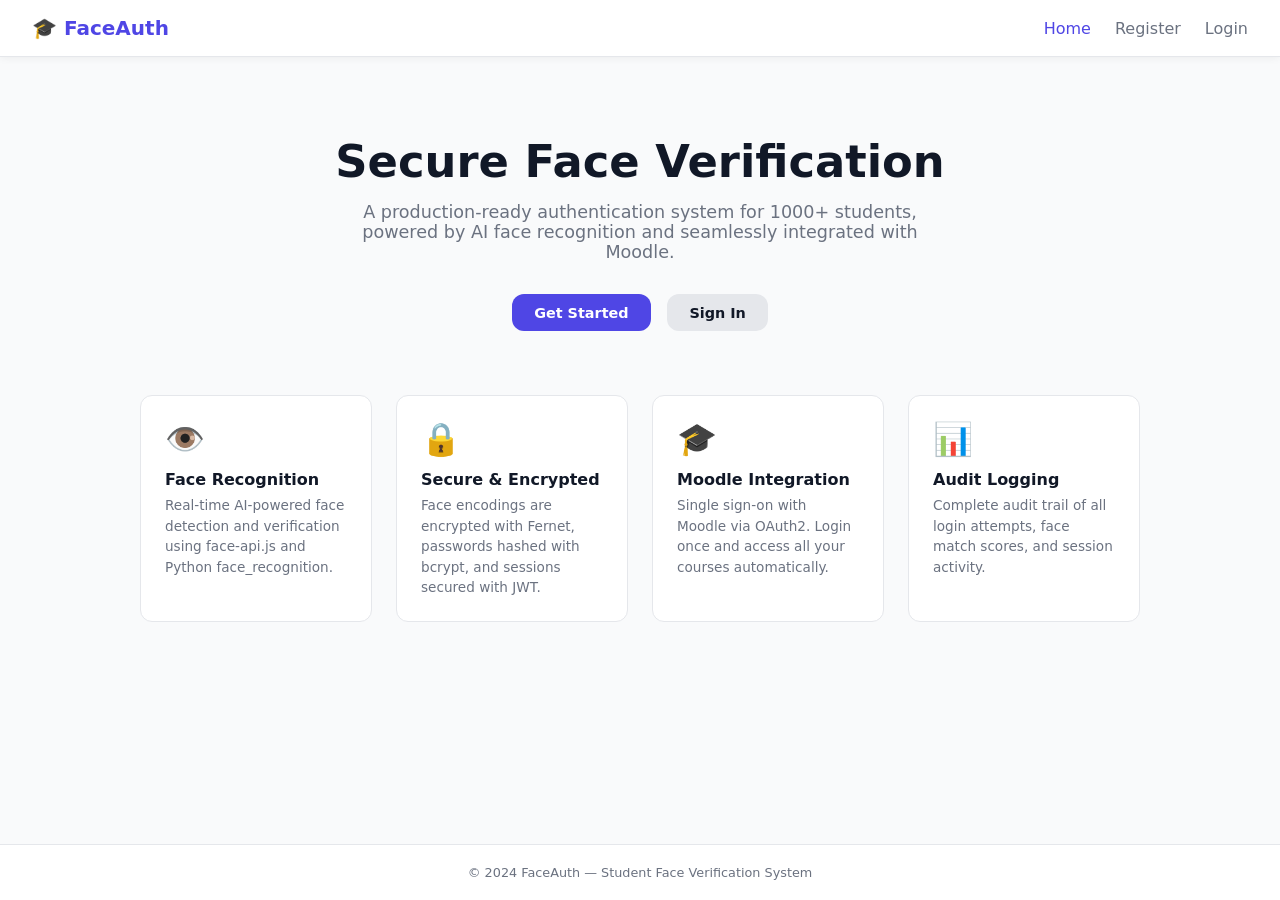
<file: frontend/index.html>
<!DOCTYPE html>
<html lang="en">
<head>
  <meta charset="UTF-8" />
  <meta name="viewport" content="width=device-width, initial-scale=1.0" />
  <title>Face Verification - Authentication System</title>
  <link rel="stylesheet" href="styles.css" />
</head>
<body>
  <nav class="navbar">
    <div class="nav-brand">🎓 FaceAuth</div>
    <ul class="nav-links">
      <li><a href="index.html" class="active">Home</a></li>
      <li><a href="register.html">Register</a></li>
      <li><a href="login.html">Login</a></li>
    </ul>
  </nav>

  <main class="hero">
    <div class="hero-content">
      <h1>Secure Face Verification</h1>
      <p class="hero-subtitle">A production-ready authentication system for 1000+ students, powered by AI face recognition and seamlessly integrated with Moodle.</p>
      <div class="hero-actions">
        <a href="register.html" class="btn btn-primary">Get Started</a>
        <a href="login.html" class="btn btn-secondary">Sign In</a>
      </div>
    </div>
    <div class="hero-features">
      <div class="feature-card">
        <span class="feature-icon">👁️</span>
        <h3>Face Recognition</h3>
        <p>Real-time AI-powered face detection and verification using face-api.js and Python face_recognition.</p>
      </div>
      <div class="feature-card">
        <span class="feature-icon">🔒</span>
        <h3>Secure &amp; Encrypted</h3>
        <p>Face encodings are encrypted with Fernet, passwords hashed with bcrypt, and sessions secured with JWT.</p>
      </div>
      <div class="feature-card">
        <span class="feature-icon">🎓</span>
        <h3>Moodle Integration</h3>
        <p>Single sign-on with Moodle via OAuth2. Login once and access all your courses automatically.</p>
      </div>
      <div class="feature-card">
        <span class="feature-icon">📊</span>
        <h3>Audit Logging</h3>
        <p>Complete audit trail of all login attempts, face match scores, and session activity.</p>
      </div>
    </div>
  </main>

  <footer class="footer">
    <p>&copy; 2024 FaceAuth — Student Face Verification System</p>
  </footer>
</body>
</html>
</file>
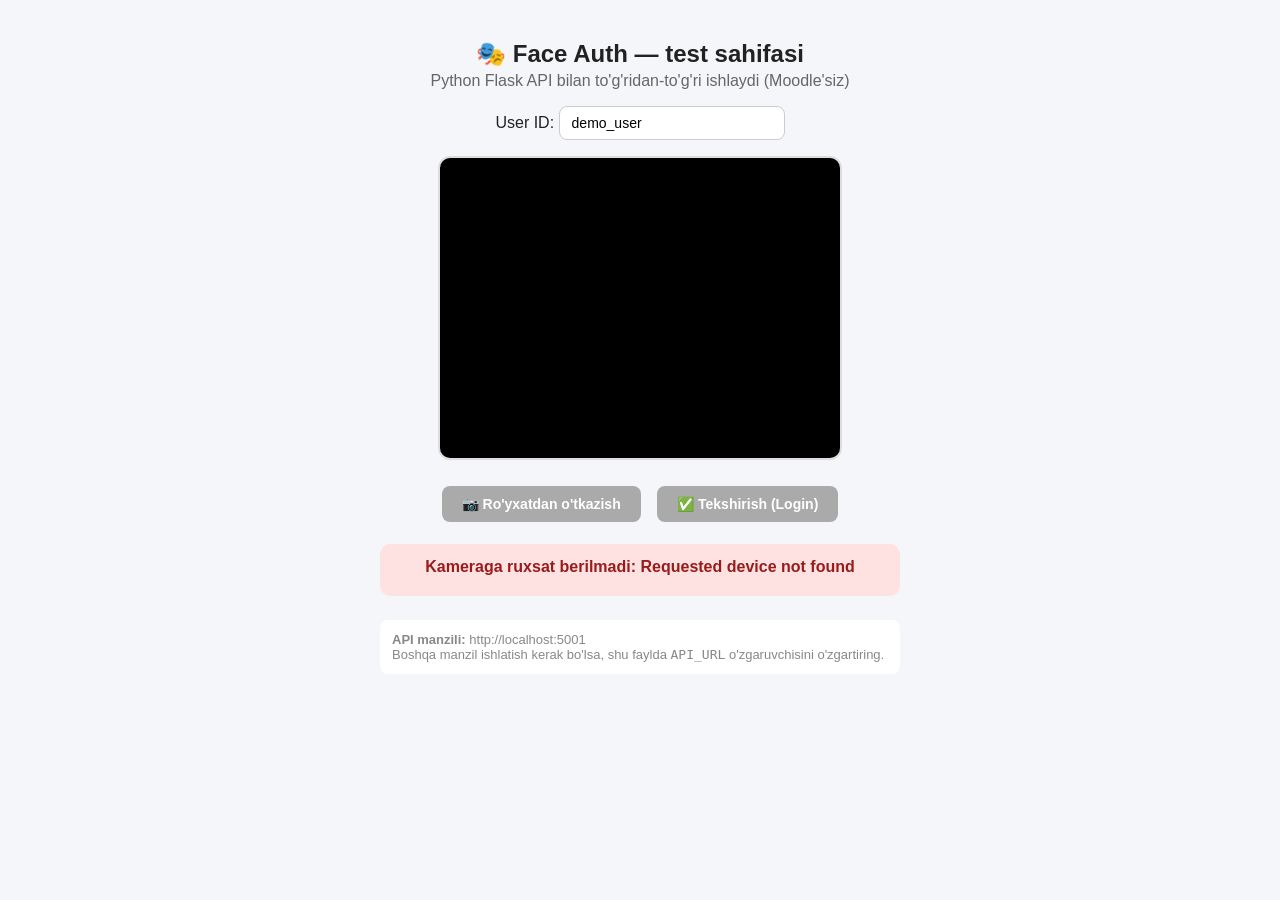
<file: test_webcam.html>
<!DOCTYPE html>
<html lang="uz">
<head>
<meta charset="UTF-8">
<title>Face Auth Test Sahifasi</title>
<style>
    body {
        font-family: -apple-system, Segoe UI, Arial, sans-serif;
        max-width: 520px;
        margin: 40px auto;
        text-align: center;
        background: #f5f6fa;
        color: #222;
    }
    h2 { margin-bottom: 4px; }
    p.subtitle { color: #666; margin-top: 0; }
    video, canvas {
        border-radius: 12px;
        border: 2px solid #ddd;
        background: #000;
    }
    .row { margin: 16px 0; }
    input[type=text] {
        padding: 8px 12px;
        border-radius: 8px;
        border: 1px solid #ccc;
        width: 200px;
        font-size: 14px;
    }
    button {
        padding: 10px 20px;
        margin: 6px;
        border-radius: 8px;
        border: none;
        font-size: 14px;
        cursor: pointer;
        font-weight: 600;
    }
    .btn-register { background: #2d7ef7; color: white; }
    .btn-verify { background: #16a34a; color: white; }
    .btn-register:disabled, .btn-verify:disabled { background: #aaa; cursor: not-allowed; }
    #result {
        margin-top: 16px;
        padding: 14px;
        border-radius: 10px;
        font-weight: 600;
        min-height: 24px;
    }
    .result-ok { background: #d1fae5; color: #065f46; }
    .result-fail { background: #fee2e2; color: #991b1b; }
    .result-neutral { background: #eee; color: #333; }
    .api-config {
        font-size: 13px;
        color: #888;
        margin-top: 24px;
        text-align: left;
        background: white;
        padding: 12px;
        border-radius: 8px;
    }
</style>
</head>
<body>

<h2>🎭 Face Auth — test sahifasi</h2>
<p class="subtitle">Python Flask API bilan to'g'ridan-to'g'ri ishlaydi (Moodle'siz)</p>

<div class="row">
    <label>User ID: </label>
    <input type="text" id="userId" value="demo_user" placeholder="masalan: demo_user">
</div>

<video id="video" width="400" height="300" autoplay playsinline muted></video>
<canvas id="canvas" width="400" height="300" style="display:none;"></canvas>

<div class="row">
    <button id="btnRegister" class="btn-register">📷 Ro'yxatdan o'tkazish</button>
    <button id="btnVerify" class="btn-verify">✅ Tekshirish (Login)</button>
</div>

<div id="result" class="result-neutral">Kamerani kutamiz...</div>

<div class="api-config">
    <b>API manzili:</b> <span id="apiUrlDisplay"></span><br>
    Boshqa manzil ishlatish kerak bo'lsa, shu faylda <code>API_URL</code> o'zgaruvchisini o'zgartiring.
</div>

<script>
// ============================================
// SOZLAMA: Flask API qayerda ishlayotgan bo'lsa shu yerga yozing
// ============================================
const API_URL = "http://localhost:5001";
document.getElementById("apiUrlDisplay").textContent = API_URL;

const video = document.getElementById("video");
const canvas = document.getElementById("canvas");
const resultBox = document.getElementById("result");
const btnRegister = document.getElementById("btnRegister");
const btnVerify = document.getElementById("btnVerify");

function setResult(text, type) {
    resultBox.textContent = text;
    resultBox.className = "result-" + type;
}

// Kamerani ochish
navigator.mediaDevices.getUserMedia({ video: { width: 400, height: 300 } })
    .then(stream => {
        video.srcObject = stream;
        setResult("Kamera tayyor. Tugmani bosing.", "neutral");
    })
    .catch(err => {
        setResult("Kameraga ruxsat berilmadi: " + err.message, "fail");
        btnRegister.disabled = true;
        btnVerify.disabled = true;
    });

function captureImage() {
    const ctx = canvas.getContext("2d");
    ctx.drawImage(video, 0, 0, 400, 300);
    return canvas.toDataURL("image/jpeg", 0.9);
}

async function callApi(endpoint, userId, image) {
    const resp = await fetch(`${API_URL}${endpoint}`, {
        method: "POST",
        headers: { "Content-Type": "application/json" },
        body: JSON.stringify({ user_id: userId, image: image })
    });
    return await resp.json();
}

btnRegister.addEventListener("click", async () => {
    const userId = document.getElementById("userId").value.trim();
    if (!userId) { setResult("User ID kiriting!", "fail"); return; }

    setResult("Yuborilmoqda...", "neutral");
    btnRegister.disabled = true;

    try {
        const image = captureImage();
        const data = await callApi("/register", userId, image);
        if (data.success) {
            setResult(`✅ ${data.message}`, "ok");
        } else {
            setResult(`❌ ${data.error}`, "fail");
        }
    } catch (e) {
        setResult("Server bilan bog'lanishda xato: " + e.message, "fail");
    } finally {
        btnRegister.disabled = false;
    }
});

btnVerify.addEventListener("click", async () => {
    const userId = document.getElementById("userId").value.trim();
    if (!userId) { setResult("User ID kiriting!", "fail"); return; }

    setResult("Tekshirilmoqda...", "neutral");
    btnVerify.disabled = true;

    try {
        const image = captureImage();
        const data = await callApi("/verify", userId, image);
        if (data.success && data.match) {
            setResult(`✅ Moslik topildi! Ishonch: ${(data.confidence * 100).toFixed(1)}%`, "ok");
        } else if (data.success && !data.match) {
            setResult(`❌ Moslik topilmadi. Ishonch: ${(data.confidence * 100).toFixed(1)}%`, "fail");
        } else {
            setResult(`❌ ${data.error}`, "fail");
        }
    } catch (e) {
        setResult("Server bilan bog'lanishda xato: " + e.message, "fail");
    } finally {
        btnVerify.disabled = false;
    }
});
</script>

</body>
</html>
</file>
<file: frontend/styles.css>
/* ══════════════════════════════════════════════════════
   FaceAuth - Global Styles
   ══════════════════════════════════════════════════════ */

*, *::before, *::after { box-sizing: border-box; margin: 0; padding: 0; }

:root {
  --primary:   #4f46e5;
  --primary-h: #4338ca;
  --secondary: #6b7280;
  --success:   #22c55e;
  --danger:    #ef4444;
  --warning:   #f59e0b;
  --bg:        #f9fafb;
  --surface:   #ffffff;
  --border:    #e5e7eb;
  --text:      #111827;
  --text-muted:#6b7280;
  --radius:    0.75rem;
  --shadow:    0 4px 24px rgba(0,0,0,.08);
  --transition:0.2s ease;
}

body {
  font-family: 'Inter', system-ui, -apple-system, sans-serif;
  background: var(--bg);
  color: var(--text);
  min-height: 100vh;
  display: flex;
  flex-direction: column;
}

/* ── Navbar ─────────────────────────────────────────── */
.navbar {
  display: flex;
  align-items: center;
  justify-content: space-between;
  padding: 1rem 2rem;
  background: var(--surface);
  border-bottom: 1px solid var(--border);
  position: sticky;
  top: 0;
  z-index: 100;
  box-shadow: 0 1px 8px rgba(0,0,0,.06);
}

.nav-brand {
  font-size: 1.25rem;
  font-weight: 700;
  color: var(--primary);
}

.nav-links {
  list-style: none;
  display: flex;
  gap: 1.5rem;
  align-items: center;
}

.nav-links a {
  text-decoration: none;
  color: var(--text-muted);
  font-weight: 500;
  transition: color var(--transition);
}

.nav-links a:hover,
.nav-links a.active { color: var(--primary); }

.nav-user { font-weight: 600; color: var(--text); }

/* ── Buttons ─────────────────────────────────────────── */
.btn {
  display: inline-flex;
  align-items: center;
  justify-content: center;
  gap: .4rem;
  padding: .65rem 1.4rem;
  border-radius: var(--radius);
  font-size: .9rem;
  font-weight: 600;
  cursor: pointer;
  border: none;
  transition: background var(--transition), transform var(--transition), box-shadow var(--transition);
  text-decoration: none;
}

.btn:active { transform: scale(.97); }

.btn-primary   { background: var(--primary); color: #fff; }
.btn-primary:hover { background: var(--primary-h); box-shadow: 0 4px 12px rgba(79,70,229,.35); }

.btn-secondary { background: var(--border); color: var(--text); }
.btn-secondary:hover { background: #d1d5db; }

.btn-full  { width: 100%; }
.btn-sm    { padding: .35rem .9rem; font-size: .8rem; }
.btn:disabled { opacity: .55; cursor: not-allowed; transform: none; box-shadow: none; }

/* ── Hero (index) ────────────────────────────────────── */
.hero {
  flex: 1;
  display: flex;
  flex-direction: column;
  align-items: center;
  padding: 5rem 2rem 3rem;
  text-align: center;
}

.hero-content h1 { font-size: 2.8rem; font-weight: 800; line-height: 1.1; margin-bottom: 1rem; }
.hero-subtitle    { font-size: 1.1rem; color: var(--text-muted); max-width: 560px; margin: 0 auto 2rem; }

.hero-actions { display: flex; gap: 1rem; justify-content: center; flex-wrap: wrap; margin-bottom: 4rem; }

.hero-features {
  display: grid;
  grid-template-columns: repeat(auto-fit, minmax(220px, 1fr));
  gap: 1.5rem;
  max-width: 1000px;
  width: 100%;
}

.feature-card {
  background: var(--surface);
  border: 1px solid var(--border);
  border-radius: var(--radius);
  padding: 1.5rem;
  text-align: left;
  transition: box-shadow var(--transition);
}

.feature-card:hover { box-shadow: var(--shadow); }
.feature-icon  { font-size: 2rem; display: block; margin-bottom: .75rem; }
.feature-card h3 { font-size: 1rem; margin-bottom: .4rem; }
.feature-card p  { font-size: .85rem; color: var(--text-muted); line-height: 1.5; }

/* ── Auth pages ──────────────────────────────────────── */
.auth-main {
  flex: 1;
  display: flex;
  align-items: center;
  justify-content: center;
  padding: 2rem 1rem;
}

.auth-card {
  background: var(--surface);
  border: 1px solid var(--border);
  border-radius: var(--radius);
  padding: 2rem;
  width: 100%;
  max-width: 560px;
  box-shadow: var(--shadow);
}

.auth-card h2 { font-size: 1.5rem; margin-bottom: .3rem; }
.auth-subtitle { color: var(--text-muted); font-size: .9rem; margin-bottom: 1.5rem; }
.auth-footer   { text-align: center; font-size: .85rem; margin-top: 1rem; color: var(--text-muted); }
.auth-footer a { color: var(--primary); text-decoration: none; }

/* ── Step wizard ─────────────────────────────────────── */
.step        { display: none; }
.step.active { display: block; }

/* ── Form ────────────────────────────────────────────── */
.form-group         { margin-bottom: 1.1rem; }
.form-group label   { display: block; font-size: .85rem; font-weight: 600; margin-bottom: .35rem; }
.form-group input   {
  width: 100%; padding: .6rem .9rem;
  border: 1px solid var(--border); border-radius: .5rem;
  font-size: .9rem; transition: border-color var(--transition);
}
.form-group input:focus { outline: none; border-color: var(--primary); box-shadow: 0 0 0 3px rgba(79,70,229,.15); }

/* ── Camera ──────────────────────────────────────────── */
.camera-container {
  position: relative;
  width: 100%;
  max-width: 480px;
  margin: 0 auto 1rem;
  border-radius: var(--radius);
  overflow: hidden;
  background: #000;
}

.camera-container video  { width: 100%; display: block; }
.camera-container canvas { position: absolute; top: 0; left: 0; width: 100%; height: 100%; }

.face-status {
  position: absolute;
  bottom: .5rem; left: 50%; transform: translateX(-50%);
  background: rgba(0,0,0,.6);
  color: #fff;
  padding: .25rem .75rem;
  border-radius: 999px;
  font-size: .8rem;
  white-space: nowrap;
}

.face-status.success { background: rgba(34,197,94,.8); }

.capture-controls {
  display: flex;
  align-items: center;
  gap: 1rem;
  justify-content: center;
  margin-bottom: 1rem;
  font-size: .85rem;
  color: var(--text-muted);
}

/* ── Preview grid ────────────────────────────────────── */
.preview-grid {
  display: grid;
  grid-template-columns: repeat(auto-fill, minmax(88px, 1fr));
  gap: .5rem;
  margin-bottom: 1rem;
}

.preview-item { position: relative; border-radius: .5rem; overflow: hidden; }
.preview-item img { width: 100%; display: block; aspect-ratio: 1; object-fit: cover; }

.remove-btn {
  position: absolute; top: 2px; right: 2px;
  background: rgba(0,0,0,.6); color: #fff;
  border: none; cursor: pointer;
  border-radius: 50%; width: 20px; height: 20px;
  font-size: 10px; display: flex; align-items: center; justify-content: center;
}

/* ── Step actions ────────────────────────────────────── */
.step-actions { display: flex; gap: 1rem; justify-content: space-between; margin-top: 1rem; }

/* ── Tabs ────────────────────────────────────────────── */
.tab-bar {
  display: flex;
  border-bottom: 2px solid var(--border);
  margin-bottom: 1.5rem;
}

.tab {
  flex: 1; background: none; border: none;
  padding: .7rem; font-size: .9rem; font-weight: 600;
  color: var(--text-muted); cursor: pointer;
  border-bottom: 2px solid transparent; margin-bottom: -2px;
  transition: color var(--transition), border-color var(--transition);
}

.tab.active { color: var(--primary); border-bottom-color: var(--primary); }

.tab-content        { display: none; }
.tab-content.active { display: block; }

.hint { font-size: .85rem; color: var(--text-muted); margin-bottom: 1rem; }

/* ── Dashboard ───────────────────────────────────────── */
.dashboard-main {
  flex: 1;
  max-width: 1000px;
  width: 100%;
  margin: 0 auto;
  padding: 2rem 1.5rem;
  display: flex;
  flex-direction: column;
  gap: 2rem;
}

.dashboard-section h2 { font-size: 1.2rem; margin-bottom: 1.2rem; }

.card {
  background: var(--surface);
  border: 1px solid var(--border);
  border-radius: var(--radius);
  padding: 1.5rem;
  box-shadow: var(--shadow);
}

.profile-grid  { display: grid; gap: .75rem; margin-bottom: 1.25rem; }
.profile-field { display: flex; gap: 1rem; align-items: baseline; }
.profile-field .label { font-size: .8rem; font-weight: 600; color: var(--text-muted); min-width: 110px; }

.profile-actions { display: flex; gap: 1rem; flex-wrap: wrap; }

/* ── Table ───────────────────────────────────────────── */
.table-wrapper { overflow-x: auto; }

table { width: 100%; border-collapse: collapse; font-size: .85rem; }
th, td { padding: .65rem .9rem; text-align: left; border-bottom: 1px solid var(--border); }
th  { font-weight: 700; color: var(--text-muted); font-size: .75rem; text-transform: uppercase; letter-spacing: .05em; }
tr:last-child td { border-bottom: none; }

.text-center { text-align: center; color: var(--text-muted); }

/* ── Badges ──────────────────────────────────────────── */
.badge {
  display: inline-block;
  padding: .15rem .55rem;
  border-radius: 999px;
  font-size: .75rem;
  font-weight: 600;
}

.badge-success  { background: #dcfce7; color: #15803d; }
.badge-failed   { background: #fee2e2; color: #b91c1c; }
.badge-password { background: #dbeafe; color: #1d4ed8; }

/* ── Modal ───────────────────────────────────────────── */
.modal {
  position: fixed; inset: 0;
  background: rgba(0,0,0,.5);
  display: flex; align-items: center; justify-content: center;
  z-index: 200; padding: 1rem;
}

.modal.hidden { display: none; }

.modal-box {
  background: var(--surface);
  border-radius: var(--radius);
  padding: 1.75rem;
  max-width: 520px;
  width: 100%;
  max-height: 90vh;
  overflow-y: auto;
}

.modal-box h3 { margin-bottom: .5rem; }
.modal-actions { display: flex; gap: 1rem; justify-content: flex-end; margin-top: 1rem; }

/* ── Notification ────────────────────────────────────── */
.notification {
  margin-top: 1rem;
  padding: .75rem 1rem;
  border-radius: .5rem;
  font-size: .875rem;
  font-weight: 500;
}

.notification.hidden  { display: none; }
.notification.success { background: #dcfce7; color: #15803d; border: 1px solid #bbf7d0; }
.notification.error   { background: #fee2e2; color: #b91c1c; border: 1px solid #fecaca; }
.notification.info    { background: #dbeafe; color: #1d4ed8; border: 1px solid #bfdbfe; }

/* ── Skeleton ────────────────────────────────────────── */
.skeleton-line {
  height: 1rem;
  background: linear-gradient(90deg, #f3f4f6 25%, #e5e7eb 50%, #f3f4f6 75%);
  background-size: 200% 100%;
  animation: shimmer 1.5s infinite;
  border-radius: .25rem;
  margin-bottom: .5rem;
}

@keyframes shimmer {
  0%   { background-position: 200% 0; }
  100% { background-position: -200% 0; }
}

/* ── Footer ──────────────────────────────────────────── */
.footer {
  padding: 1.25rem 2rem;
  text-align: center;
  font-size: .8rem;
  color: var(--text-muted);
  border-top: 1px solid var(--border);
  background: var(--surface);
}

/* ── Responsive ──────────────────────────────────────── */
@media (max-width: 640px) {
  .hero-content h1 { font-size: 2rem; }
  .navbar          { padding: .75rem 1rem; }
  .nav-links       { gap: .75rem; }
  .auth-card       { padding: 1.25rem; }
  .step-actions    { flex-direction: column; }
  .profile-actions { flex-direction: column; }
}
</file>
